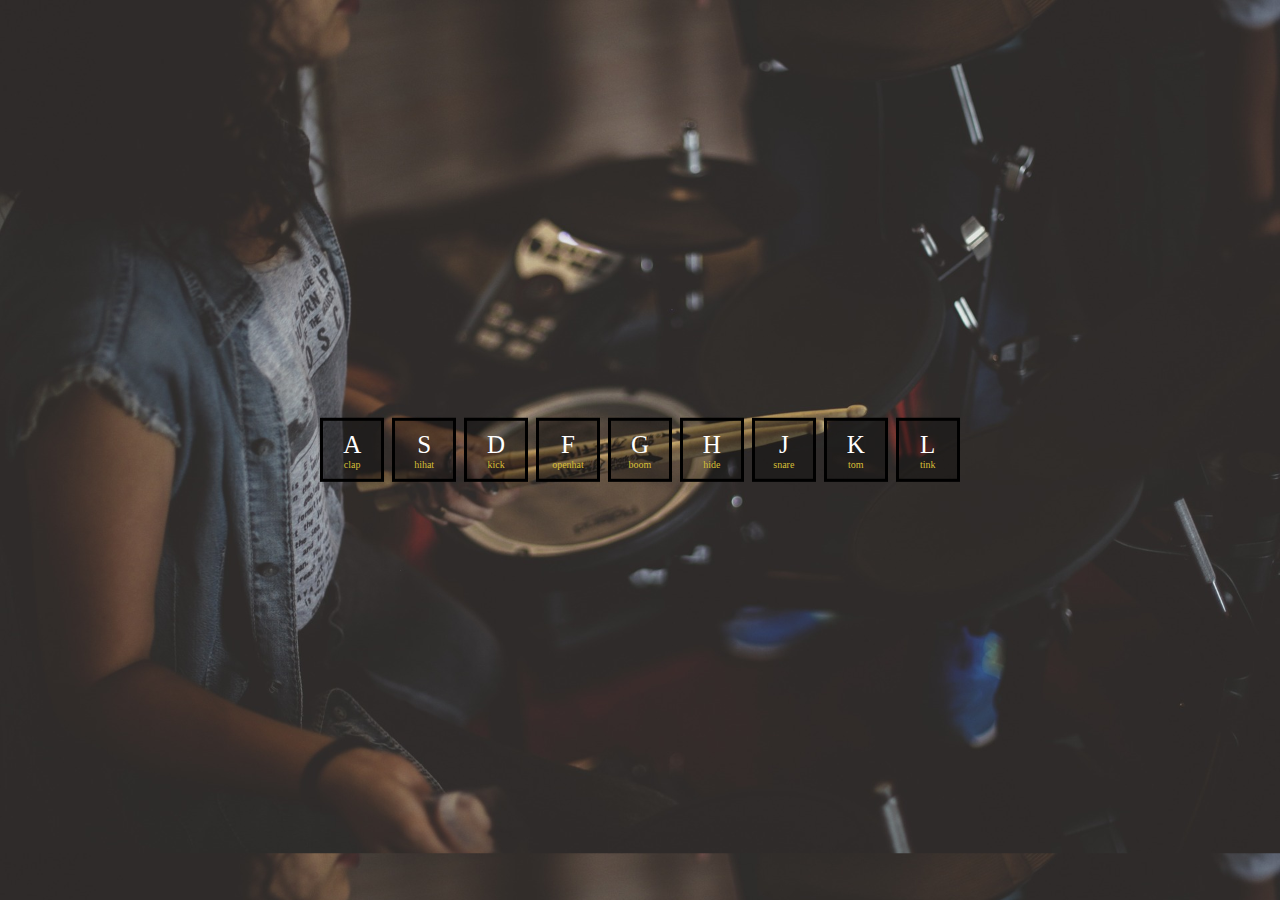
<file: day1/index.html>
<!DOCTYPE html>
<html lang="en">

<head>
    <meta charset="UTF-8">
    <meta name="viewport" content="width=device-width, initial-scale=1.0">
    <meta http-equiv="X-UA-Compatible" content="ie=edge">
    <link rel="stylesheet" href="style.css">
    <title>Drum Kit</title>
</head>

<body>
    <div class="keys">
        <div data-key="65" class="key">
            <p>a</p>
            <p>clap</p>
        </div>
        <div data-key="83" class="key">
            <p>s</p>
            <p>hihat</p>
        </div>
        <div data-key="68" class="key">
            <p>d</p>
            <p>kick</p>
        </div>
        <div data-key="70" class="key">
            <p>f</p>
            <p>openhat</p>
        </div>
        <div data-key="71" class="key">
            <p>g</p>
            <p>boom</p>
        </div>
        <div data-key="72" class="key">
            <p>h</p>
            <p>hide</p>
        </div>
        <div data-key="74" class="key">
            <p>j</p>
            <p>snare</p>
        </div>
        <div data-key="75" class="key">
            <p>k</p>
            <p>tom</p>
        </div>
        <div data-key="76" class="key">
            <p>l</p>
            <p>tink</p>
        </div>

    </div>
    <audio data-key="65" src="audio/claps.wav"></audio>
    <audio data-key="68" src="audio/kick.mp3"></audio>
    <audio data-key="83" src="audio/hihat.wav"></audio>
    <audio data-key="70" src="audio/openhat.wav"></audio>
    <audio data-key="71" src="audio/boom.wav"></audio>
    <audio data-key="75" src="audio/tom.wav"></audio>
    <audio data-key="74" src="audio/snare.wav"></audio>



    <script src="main.js"></script>
</body>

</html>
</file>
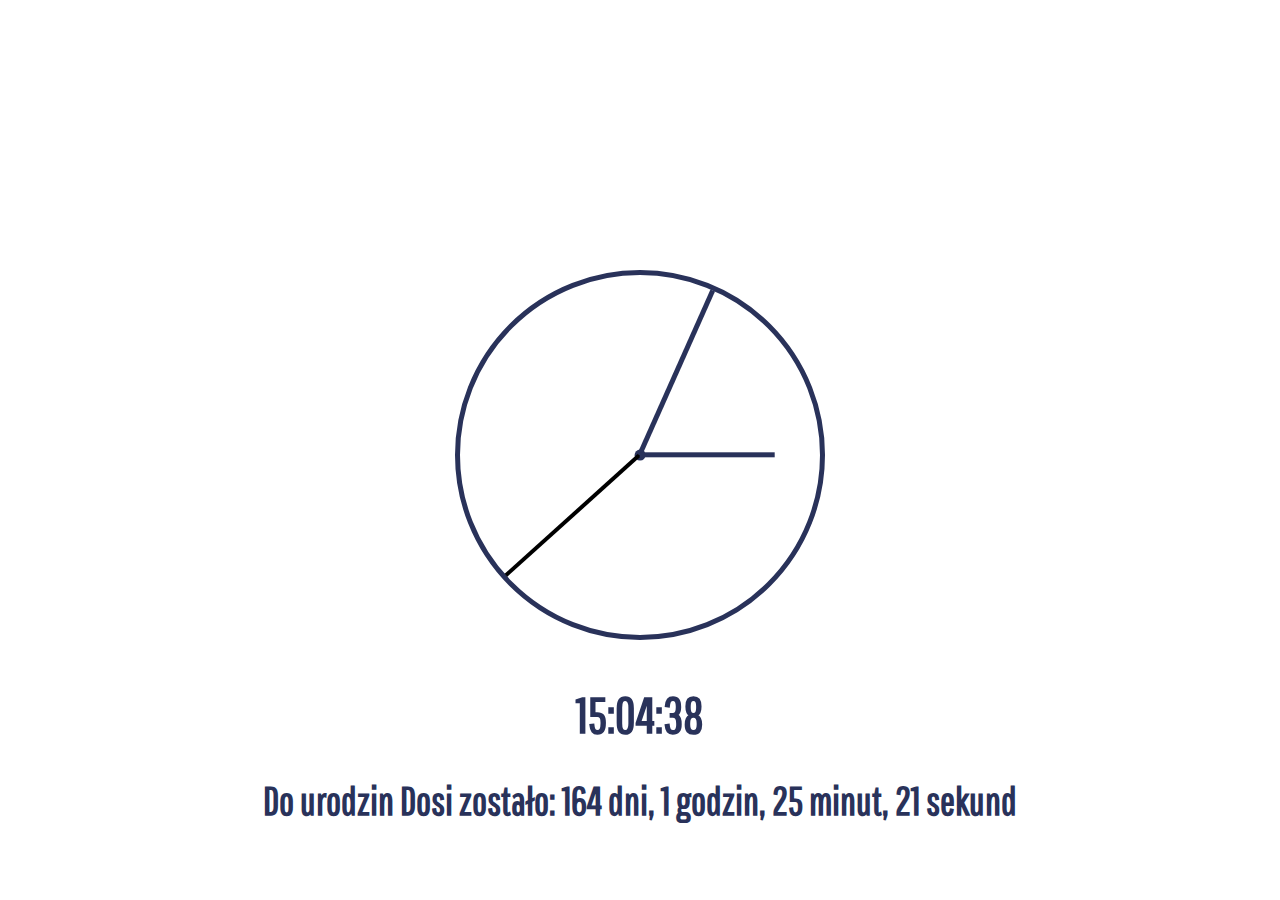
<file: day2/index.html>
<!DOCTYPE html>
<html lang="en">

<head>
    <meta charset="UTF-8">
    <meta name="viewport" content="width=device-width, initial-scale=1.0">
    <meta http-equiv="X-UA-Compatible" content="ie=edge">
    <link rel="stylesheet" href="style.css">
    <title>Zegar</title>
</head>

<body>
    <div class="round">
        <div class="dot"></div>
        <div class="sec"></div>
        <div class="min"></div>
        <div class="hour"></div>
    </div>
    <h1></h1>
    <h2></h2>
    <script src="main.js"></script>
</body>

</html>
</file>
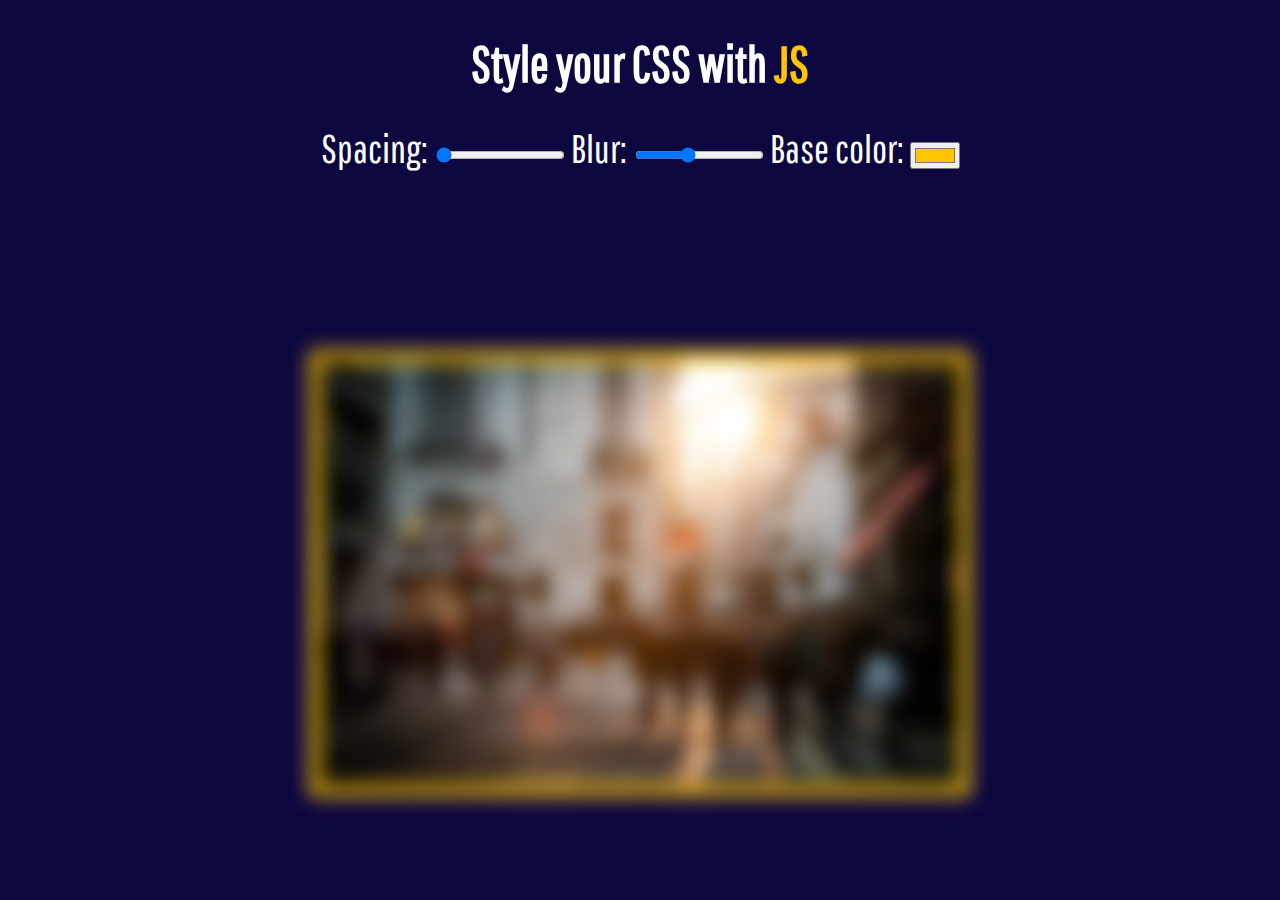
<file: day3/index.html>
<!DOCTYPE html>
<html lang="en">

<head>
    <meta charset="UTF-8">
    <meta name="viewport" content="width=device-width, initial-scale=1.0">
    <meta http-equiv="X-UA-Compatible" content="ie=edge">
    <link rel="stylesheet" href="style.css">
    <title>Colors</title>

</head>

<body>
    <h1>Style your CSS with <span>JS</span>
    </h1>
    <div class="controls">
        <label for="spacing">Spacing: </label>
        <input type="range" name="spacing" min="10" max="200" value="10" data-sizing="px">
        <label for="blur">Blur: </label>
        <input type="range" name="blur" min="0" max="25" value="10" data-sizing="px">
        <label for="base">Base color: </label>
        <input type="color" name="base" value="#ffc600">
    </div>
    <img src="urban.jpg" alt="">
    <script src="main.js"></script>
</body>

</html>
</file>
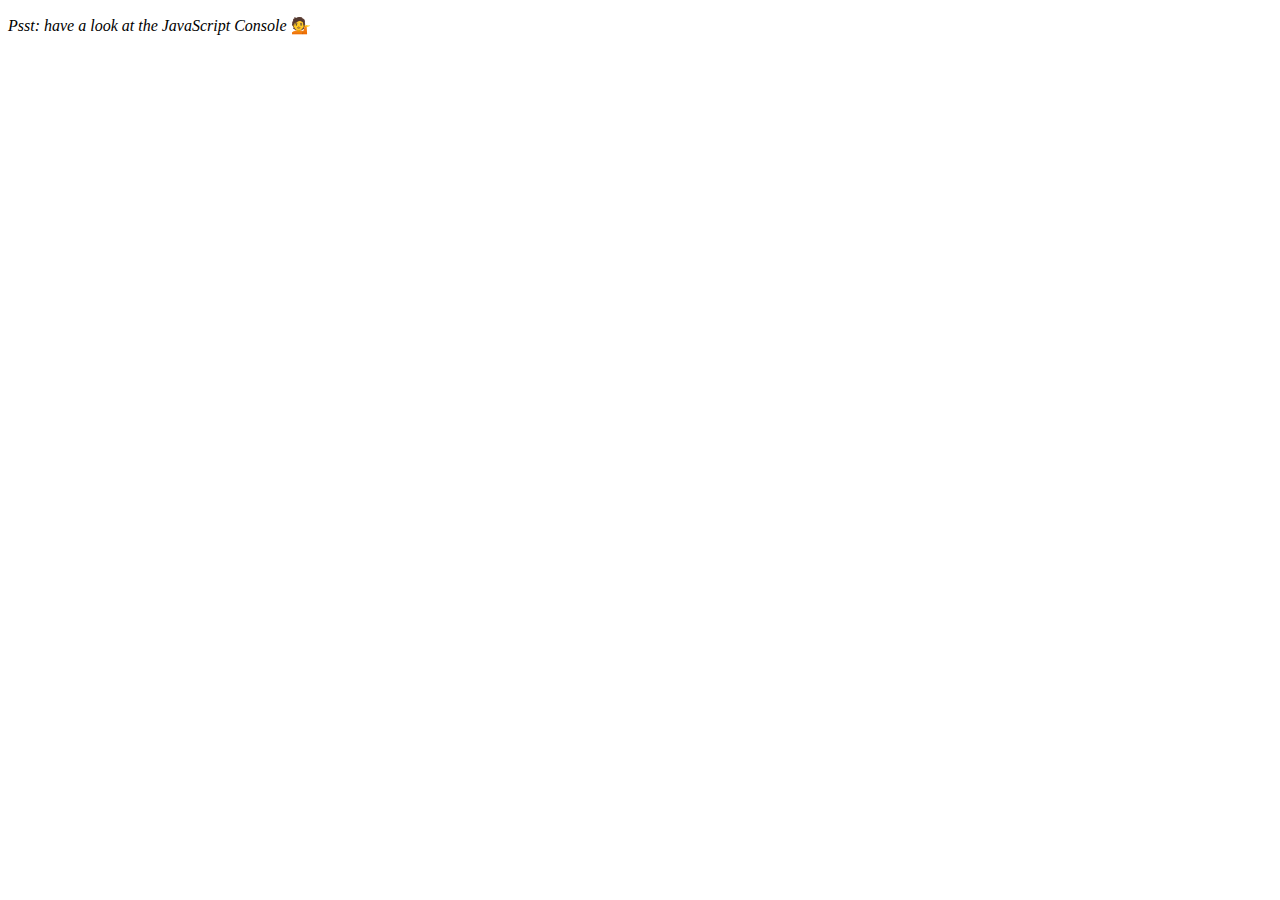
<file: day4/index.html>
<!DOCTYPE html>
<html lang="en">
  <head>
    <meta charset="UTF-8" />
    <title>Array Cardio 💪</title>
  </head>

  <body>
    <p><em>Psst: have a look at the JavaScript Console</em> 💁</p>
    <script>
      // Get your shorts on - this is an array workout!
      // ## Array Cardio Day 1
      // Some data we can work with
      const inventors = [
        {
          first: "Albert",
          last: "Einstein",
          year: 1879,
          passed: 1955
        },
        {
          first: "Isaac",
          last: "Newton",
          year: 1643,
          passed: 1727
        },
        {
          first: "Galileo",
          last: "Galilei",
          year: 1564,
          passed: 1642
        },
        {
          first: "Marie",
          last: "Curie",
          year: 1867,
          passed: 1934
        },
        {
          first: "Johannes",
          last: "Kepler",
          year: 1571,
          passed: 1630
        },
        {
          first: "Nicolaus",
          last: "Copernicus",
          year: 1473,
          passed: 1543
        },
        {
          first: "Max",
          last: "Planck",
          year: 1858,
          passed: 1947
        },
        {
          first: "Katherine",
          last: "Blodgett",
          year: 1898,
          passed: 1979
        },
        {
          first: "Ada",
          last: "Lovelace",
          year: 1815,
          passed: 1852
        },
        {
          first: "Sarah E.",
          last: "Goode",
          year: 1855,
          passed: 1905
        },
        {
          first: "Lise",
          last: "Meitner",
          year: 1878,
          passed: 1968
        },
        {
          first: "Hanna",
          last: "Hammarström",
          year: 1829,
          passed: 1909
        }
      ];
      const people = [
        "Beck, Glenn",
        "Becker, Carl",
        "Beckett, Samuel",
        "Beddoes, Mick",
        "Beecher, Henry",
        "Beethoven, Ludwig",
        "Begin, Menachem",
        "Belloc, Hilaire",
        "Bellow, Saul",
        "Benchley, Robert",
        "Benenson, Peter",
        "Ben-Gurion, David",
        "Benjamin, Walter",
        "Benn, Tony",
        "Bennington, Chester",
        "Benson, Leana",
        "Bent, Silas",
        "Bentsen, Lloyd",
        "Berger, Ric",
        "Bergman, Ingmar",
        "Berio, Luciano",
        "Berle, Milton",
        "Berlin, Irving",
        "Berne, Eric",
        "Bernhard, Sandra",
        "Berra, Yogi",
        "Berry, Halle",
        "Berry, Wendell",
        "Bethea, Erin",
        "Bevan, Aneurin",
        "Bevel, Ken",
        "Biden, Joseph",
        "Bierce, Ambrose",
        "Biko, Steve",
        "Billings, Josh",
        "Biondo, Frank",
        "Birrell, Augustine",
        "Black, Elk",
        "Blair, Robert",
        "Blair, Tony",
        "Blake, William"
      ];
      // Array.prototype.filter()
      // 1. Filter the list of inventors for those who were born in the 1500's
      const inventorsBirth = inventors.filter(function(inventor) {
        return inventor.year > 1500 && inventor.year < 1600;
      });
      console.log(inventorsBirth);
      // Array.prototype.map()
      // 2. Give us an array of the inventors' first and last names
      const inventorsNames = inventors.map(function(inventor) {
        return inventor.first + " " + inventor.last;
      });
      console.log(inventorsNames);
      // Array.prototype.sort()
      // 3. Sort the inventors by birthdate, oldest to youngest
      const inventorsSorted = inventors.sort(function(a, b) {
        return a.year - b.year;
      });
      console.log(inventorsSorted);
      // Array.prototype.reduce()
      // 4. How many years did all the inventors live?
      const inventorsLive = inventors.reduce(function(acc, inventor) {
        return acc + (inventor.passed - inventor.year);
      }, 0);
      console.log(inventorsLive);
      // 5. Sort the inventors by years lived
      const inventorsYears = inventors.sort(function(a, b) {
        const firstGuy = a.passed - a.year;
        const nextGuy = b.passed - b.year;
        return firstGuy > nextGuy ? -1 : 1;
      });
      console.log(inventorsYears);
      // 6. create a list of Boulevards in Paris that contain 'de' anywhere in the name
      // https://en.wikipedia.org/wiki/Category:Boulevards_in_Paris
      //   const category = document.querySelector(".mw-category");
      //   const list = [...category.querySelectorAll("a")];
      //   const de = list
      //     .map(a => a.textContent)
      //     .filter(name => name.includes("de"));
      // 7. sort Exercise
      // Sort the people alphabetically by last name
      const peopleAlphabetical = people.sort();
      console.log(peopleAlphabetical);
      // 8. Reduce Exercise
      // Sum up the instances of each of these
      const data = [
        "car",
        "car",
        "truck",
        "truck",
        "bike",
        "walk",
        "car",
        "van",
        "bike",
        "walk",
        "car",
        "van",
        "car",
        "truck"
      ];
      const reduction = data.reduce(function(object, item) {
        if (!object[item]) {
          object[item] = 0;
        }
        object[item]++;
        return object;
      }, {});
      console.log(reduction);
    </script>
  </body>
</html>
</file>
<file: day1/style.css>
* {
    margin: 0;
    padding: 0;
}

body {
    height: 100%;
    background-image: url("drum.jpg");
    background-size: cover;
}

.keys {
    display: flex;
    width: 50vw;
    justify-content: space-between;
    position: absolute;
    top: 50%;
    left: 50%;
    transform: translate(-50%, -50%);
}

.keys>div {
    padding: 10px;
    border: black 3px solid;
    width: 3vw;
    height: 3vw;
    background-color: rgba(0, 0, 0, 0.3);
    transition: 0.2s;
}


p:nth-child(1) {
    font-size: 25px;
    text-transform: uppercase;
    text-align: center;
    color: white;
}

p:nth-child(2) {
    font-size: 10px;
    text-align: center;
    color: rgb(214, 190, 54);
}

.keys>div.play {
    border: yellow 3.5px solid;
    transform: scale(1.1);
}
</file>
<file: day2/style.css>
@import url('https://fonts.googleapis.com/css?family=Pathway+Gothic+One');

body {
    box-sizing: border-box;
    margin: 0;
    padding: 0;

}

h1,
h2 {
    text-align: center;
    font-family: 'Pathway Gothic One', sans-serif;
    color: rgb(41, 50, 90);
}

h1 {
    font-size: 50px;
}

h2 {
    font-size: 40px;
}

.round {
    position: relative;
    margin: 30vh auto 5vh;
    height: 40vh;
    width: 40vh;
    border: 5px rgb(41, 50, 90) solid;
    border-radius: 50%;
}

.sec,
.min,
.hour {
    position: absolute;
    transform-origin: 50% 100% 0;
}

.sec {
    top: 0;
    left: 49.5%;
    height: 20vh;
    width: 1%;
    background-color: black;
}

.min {
    top: 0;
    left: 49.25%;
    height: 20vh;
    width: 1.5%;
    background-color: rgb(41, 50, 90);
}

.hour {
    top: 5vh;
    left: 49.25%;
    height: 15vh;
    width: 1.5%;
    background-color: rgb(41, 50, 90);

}

.dot {
    position: absolute;
    top: 50%;
    left: 50%;
    transform: translate(-50%, -50%);
    height: 3%;
    width: 3%;
    border-radius: 50%;
    background-color: rgb(41, 50, 90);
}
</file>
<file: day3/style.css>
@import url('https://fonts.googleapis.com/css?family=Pathway+Gothic+One');

:root {
    --base: #ffc600;
    --spacing: 10px;
    --blur: 10px;
}

body {
    text-align: center;
    background-color: rgb(12, 7, 63);
}

img {
    margin-top: 20vh;
    width: 50vw;
    padding: var(--spacing);
    background-color: var(--base);
    filter: blur(var(--blur));
}

h1 {
    color: white;
    font-family: 'Pathway Gothic One', sans-serif;
    font-size: 50px;
}

label {
    color: white;
    font-family: 'Pathway Gothic One', sans-serif;
    font-size: 40px;
}

span {
    color: var(--base);
}
</file>
